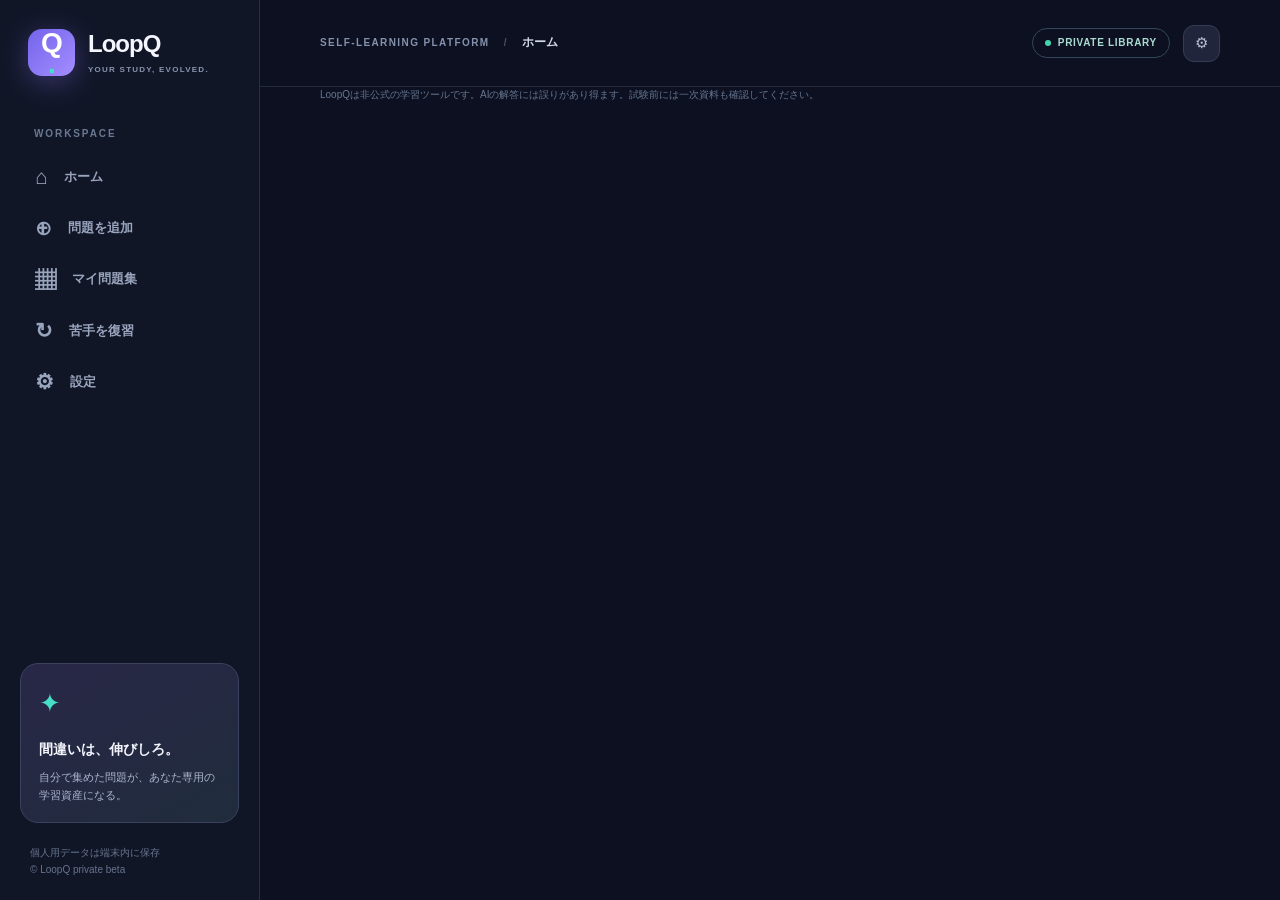
<file: index.html>
<!doctype html>
<html lang="ja">
<head>
<meta charset="utf-8"><meta name="viewport" content="width=device-width,initial-scale=1,viewport-fit=cover">
<meta name="theme-color" content="#101323"><meta name="description" content="間違えた問題を撮って、自分だけの復習問題集を育てる。資格を選ばない学習アプリ LoopQ。">
<link rel="manifest" href="./manifest.webmanifest"><link rel="icon" href="./icon.svg" type="image/svg+xml"><link rel="stylesheet" href="./style.css">
<title>LoopQ — 間違いが、次の正解になる。</title>
</head>
<body>
<div class="layout">
<aside class="sidebar">
<a href="#home" class="logo" aria-label="LoopQ ホーム"><span class="logo-mark">Q<span>·</span></span><span>LoopQ<small>YOUR STUDY, EVOLVED.</small></span></a>
<div class="sidebar-label">WORKSPACE</div>
<nav class="side-nav" aria-label="メインメニュー"><button data-nav="home" type="button"><span>⌂</span>ホーム</button><button data-nav="capture" type="button"><span>⊕</span>問題を追加</button><button data-nav="library" type="button"><span>▦</span>マイ問題集</button><button data-nav="review" type="button"><span>↻</span>苦手を復習</button><button data-nav="settings" type="button"><span>⚙</span>設定</button></nav>
<div class="side-note"><span class="side-note-orb">✦</span><strong>間違いは、伸びしろ。</strong><p>自分で集めた問題が、あなた専用の学習資産になる。</p></div>
<div class="side-foot">個人用データは端末内に保存<br>© LoopQ private beta</div>
</aside>
<div class="mainwrap"><header class="topbar"><div class="breadcrumb">SELF-LEARNING PLATFORM <span>/</span> <strong id="crumb">ホーム</strong></div><div class="top-actions"><span class="private-tag"><span class="live-dot"></span>PRIVATE LIBRARY</span><button id="top-settings" type="button" class="iconbutton" title="設定">⚙</button></div></header>
<main id="app" aria-live="polite"></main>
<footer class="footer">LoopQは非公式の学習ツールです。AIの解答には誤りがあり得ます。試験前には一次資料も確認してください。</footer>
</div></div>
<nav class="mobile-nav" aria-label="スマートフォン用メニュー"><button data-nav="home" type="button"><span>⌂</span>ホーム</button><button data-nav="capture" type="button"><span>⊕</span>追加</button><button data-nav="library" type="button"><span>▦</span>問題集</button><button data-nav="review" type="button"><span>↻</span>復習</button><button data-nav="settings" type="button"><span>⚙</span>設定</button></nav>
<div id="toast" role="status" class="toast" aria-live="polite"></div>
<script src="./safety.js" defer></script>
<script src="./app.js" defer></script>
</body></html>
</file>
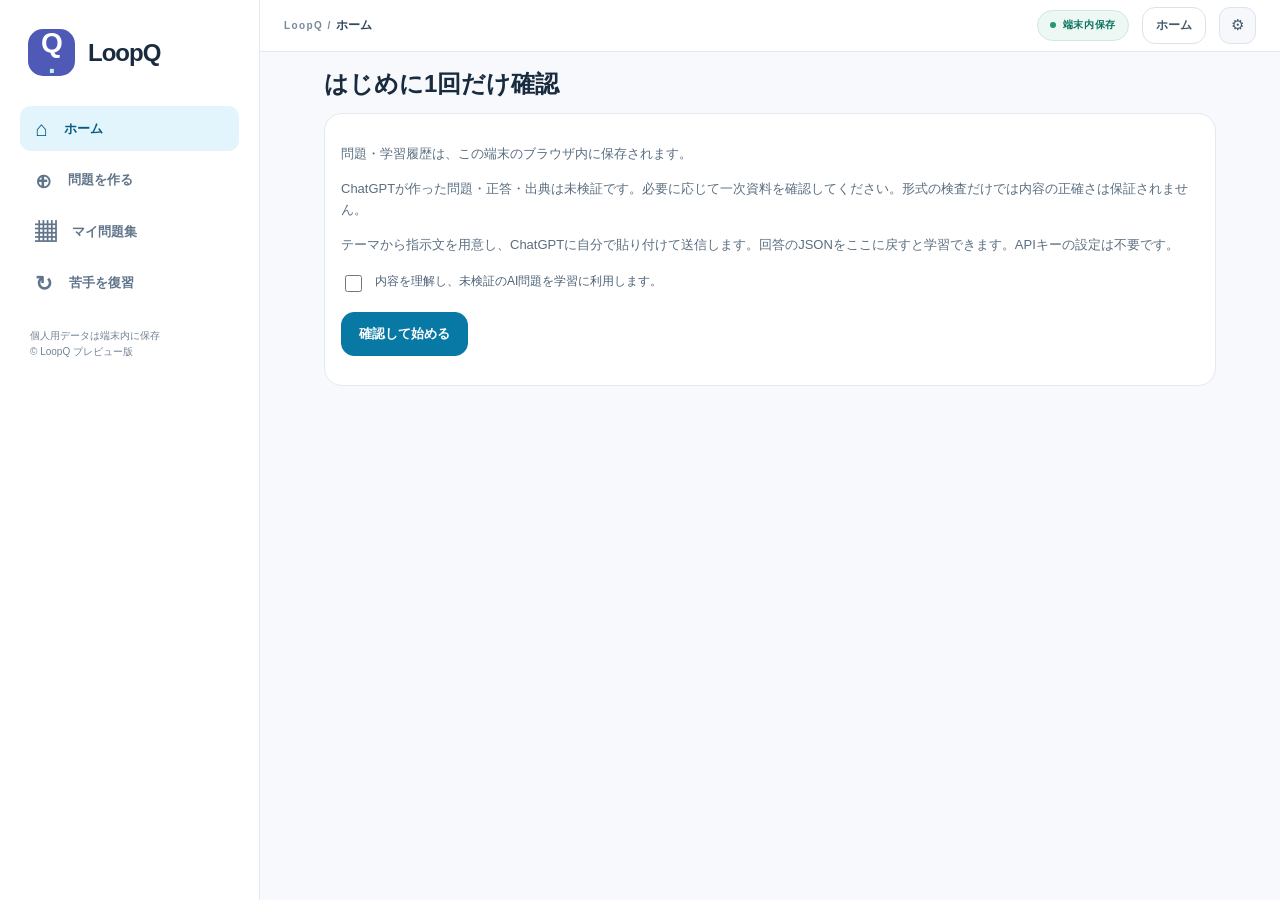
<file: loopq/index.html>
<!doctype html>
<html lang="ja">
<head>
<meta charset="utf-8"><meta name="viewport" content="width=device-width,initial-scale=1,viewport-fit=cover">
<meta name="theme-color" content="#101323"><meta name="description" content="テーマから問題を作り、JSONを貼り付けて復習する学習アプリ。">
<link rel="manifest" href="./manifest.webmanifest"><link rel="icon" href="./icon.svg" type="image/svg+xml"><link rel="stylesheet" href="./style.css?v=20261018-stepper-v2"><link rel="stylesheet" href="./bright.css?v=20261018-stepper-v2">
<link rel="stylesheet" href="./topic-entry.css?v=20261018-stepper-v2">
<title>LoopQ</title>
</head>
<body>
<div class="layout">
<aside class="sidebar">
<a href="#home" class="logo" aria-label="LoopQ ホーム"><span class="logo-mark">Q<span>·</span></span><span>LoopQ</span></a>

<nav class="side-nav" aria-label="メインメニュー"><button data-nav="home" type="button"><span>⌂</span>ホーム</button><button data-nav="text" type="button"><span>⊕</span>問題を作る</button><button data-nav="library" type="button"><span>▦</span>マイ問題集</button><button data-nav="review" type="button"><span>↻</span>苦手を復習</button></nav>

<div class="side-foot">個人用データは端末内に保存<br>© LoopQ プレビュー版</div>
</aside>
<div class="mainwrap"><header class="topbar"><div class="breadcrumb">LoopQ / <strong id="crumb">ホーム</strong></div><div class="top-actions"><span class="private-tag"><span class="live-dot"></span>端末内保存</span><button id="top-home" type="button" class="btn ghost sm">ホーム</button><button id="top-settings" type="button" class="iconbutton" title="設定">⚙</button></div></header>
<main id="app" aria-live="polite"></main>

</div></div>
<nav class="mobile-nav" aria-label="スマートフォン用メニュー"><button data-nav="home" type="button"><span>⌂</span>ホーム</button><button data-nav="text" type="button"><span>⊕</span>作る</button><button data-nav="library" type="button"><span>▦</span>問題集</button><button data-nav="review" type="button"><span>↻</span>復習</button></nav>
<div id="toast" role="status" class="toast" aria-live="polite"></div>
<script src="./safety.js?v=20261018-stepper-v2" defer></script>
<script src="./backup.js?v=20261018-stepper-v2" defer></script>
<script src="./pasted-json.js?v=20261018-stepper-v2" defer></script>
<script src="./original-import.js?v=20261018-stepper-v2" defer></script>
<script src="./topic-entry.js?v=20261018-stepper-v2" defer></script>
<script src="./quiz-progress.js?v=20261018-stepper-v2" defer></script>
<script src="./app.js?v=20261018-stepper-v2" defer></script>
</body></html>
</file>
<file: style.css>
:root{color-scheme:dark;--bg:#0c1020;--panel:#151a2c;--panel2:#1b2238;--border:#30384d;--text:#f5f6fd;--muted:#a8b0c8;--lav:#9889ff;--cyan:#47dec7;--rose:#ff879c;--green:#46d2a7;--shadow:0 20px 70px #03051462}*{box-sizing:border-box}html{scroll-behavior:smooth}body{margin:0;background:var(--bg);color:var(--text);font:15px/1.65 -apple-system,BlinkMacSystemFont,'Noto Sans JP','Hiragino Kaku Gothic ProN',Meiryo,sans-serif;-webkit-font-smoothing:antialiased}button,input,select,textarea{font:inherit}button{cursor:pointer}a{color:inherit}button:focus-visible,input:focus-visible,textarea:focus-visible,select:focus-visible{outline:2px solid var(--lav);outline-offset:3px}.layout{display:grid;grid-template-columns:260px minmax(0,1fr);min-height:100vh}.sidebar{position:sticky;top:0;height:100vh;padding:27px 20px 22px;background:#111627;border-right:1px solid #262e44;display:flex;flex-direction:column}.logo{display:flex;align-items:center;gap:13px;text-decoration:none;padding:2px 8px 30px;font-weight:850;font-size:24px;letter-spacing:-1px;line-height:1}.logo small{display:block;color:#8895af;letter-spacing:1.25px;font-size:8px;margin-top:10px;font-weight:850}.logo-mark{display:grid;place-items:center;width:47px;height:47px;background:linear-gradient(135deg,#7464eb,#a38dff);border-radius:14px;color:white;font-size:28px;box-shadow:0 6px 28px #8e79ff54}.logo-mark span{color:var(--cyan)}.sidebar-label{margin:20px 14px 11px;font-size:10px;color:#697992;font-weight:800;letter-spacing:1.9px}.side-nav{display:grid;gap:6px}.side-nav button,.mobile-nav button{border:none;background:transparent;color:#99a5bd;border-radius:11px;display:flex;gap:16px;align-items:center;font-size:13px;font-weight:700;padding:12px 15px;text-align:left}.side-nav button span{font-size:21px;line-height:1}.side-nav button.active,.side-nav button:hover{background:#262846;color:#d4d0ff}.side-nav button.active{box-shadow:inset 3px 0 var(--lav)}.side-note{margin-top:auto;border:1px solid #3b4260;background:linear-gradient(150deg,#282747,#202c3c);border-radius:18px;padding:18px;position:relative;overflow:hidden}.side-note-orb{display:block;color:var(--cyan);font-size:26px;margin-bottom:12px}.side-note strong{font-size:14px}.side-note p{font-size:11px;color:#aab6ce;margin:6px 0 0}.side-foot{font-size:10px;color:#66748e;padding:22px 10px 0}.mainwrap{min-width:0}.topbar{height:87px;border-bottom:1px solid #242b3d;display:flex;justify-content:space-between;align-items:center;padding:0 clamp(20px,5vw,60px);gap:15px}.breadcrumb{font-size:10px;color:#8492ad;letter-spacing:1.4px;font-weight:850}.breadcrumb span{margin:0 10px;color:#48526b}.breadcrumb strong{color:#d1d7e8;font-size:12px;letter-spacing:0}.top-actions{display:flex;align-items:center;gap:13px}.private-tag{border:1px solid #32485a;border-radius:30px;padding:6px 12px;color:#aadbd1;font-size:10px;letter-spacing:.7px;font-weight:800;white-space:nowrap}.live-dot{display:inline-block;width:6px;height:6px;background:#43d6ad;border-radius:50%;margin-right:7px}.iconbutton{width:37px;height:37px;display:grid;place-items:center;background:#20253b;border:1px solid #353d56;border-radius:11px;color:#b6bed4}.content{max-width:1170px;margin:auto;padding:41px clamp(20px,5vw,60px) 85px}.eyebrow{text-transform:uppercase;color:var(--cyan);font-weight:850;font-size:10px;letter-spacing:2px;margin:0 0 11px}.headline{font-size:clamp(27px,3.8vw,43px);letter-spacing:-1.7px;line-height:1.3;margin:0;font-weight:850}.highlight{background:linear-gradient(90deg,#b8b2ff,var(--cyan));-webkit-background-clip:text;background-clip:text;color:transparent}.subhead{color:var(--muted);font-size:14px;margin:13px 0 25px;max-width:700px}.hero{background:radial-gradient(circle at 91% 22%,#6670e42d,transparent 35%),radial-gradient(circle at 70% 98%,#3fc9b016,transparent 42%),linear-gradient(120deg,#20243c,#171d32 80%);border:1px solid #353c58;border-radius:24px;padding:clamp(25px,4vw,46px);display:grid;grid-template-columns:1fr auto;gap:32px;align-items:center;overflow:hidden;box-shadow:var(--shadow)}.hero h1{font-size:clamp(28px,3.9vw,44px);letter-spacing:-1.7px;line-height:1.4;margin:0 0 15px}.hero p{color:#b8c2d8;max-width:480px;margin:0 0 25px}.hero-art{width:195px;height:195px;border-radius:38px;background:linear-gradient(145deg,#5e5ce4,#262d53);display:grid;place-items:center;border:1px solid #7772e28a;transform:rotate(-10deg);box-shadow:15px 24px 0 #131b35,0 22px 75px #5c62db60}.hero-art span{font-size:96px;font-weight:900;line-height:1;color:#fff;transform:rotate(10deg)}.hero-art i{font-style:normal;color:var(--cyan)}.btn{border:1px solid #49506b;border-radius:13px;background:#252b40;color:#e8ecfa;min-height:45px;display:inline-flex;justify-content:center;align-items:center;gap:9px;padding:10px 17px;font-weight:800;font-size:13px;white-space:nowrap;text-decoration:none;transition:transform .16s,background .16s}.btn:hover{transform:translateY(-1px);background:#313a53}.btn.primary{background:linear-gradient(110deg,#776bff,#9c80ff);border-color:#a49aff;color:#fff;box-shadow:0 9px 22px #7463fa35}.btn.teal{background:#163a3a;color:#8ae9d8;border-color:#2b6b63}.btn.ghost{background:transparent;border-color:#414861}.btn.danger{color:#ffa8b3;border-color:#643b4a;background:#39232f}.btn:disabled{cursor:not-allowed;opacity:.5;transform:none}.btn.sm{font-size:12px;min-height:37px;padding:7px 13px}.button-group{display:flex;gap:10px;flex-wrap:wrap}.section-title{display:flex;align-items:end;justify-content:space-between;gap:16px;margin:34px 0 15px}.section-title h2{margin:0;font-size:18px;letter-spacing:-.4px}.section-title p{margin:3px 0 0;color:var(--muted);font-size:12px}.stats-grid{display:grid;grid-template-columns:repeat(3,minmax(0,1fr));gap:14px;margin-top:23px}.stat{border:1px solid var(--border);background:var(--panel);border-radius:18px;padding:22px}.stat small{font-size:11px;color:#aab6c9;display:block;margin-bottom:9px}.stat b{font-size:31px;letter-spacing:-1.3px}.stat em{color:#6d7c98;font-style:normal;font-size:12px;margin-left:5px}.grid-2{display:grid;grid-template-columns:1.4fr 1fr;gap:17px}.card{border:1px solid var(--border);background:var(--panel);border-radius:18px;padding:24px;min-width:0}.card h3{font-size:16px;margin:0 0 10px}.card p{font-size:13px;color:#aab5ce}.card-header{display:flex;align-items:start;justify-content:space-between;gap:12px;margin-bottom:15px}.tag{display:inline-flex;align-items:center;border-radius:40px;border:1px solid #45476b;background:#2d2c4c;color:#bcb3ff;font-weight:750;font-size:10px;padding:5px 10px}.tag.teal{background:#163e39;color:#79e8d3;border-color:#316a5b}.tag.muted{background:#202738;color:#a7b0c4;border-color:#3c455c}.tag.rose{background:#432938;color:#ffacc1;border-color:#684557}.progressbar{height:7px;background:#2e354b;border-radius:20px;overflow:hidden}.progressbar span{display:block;height:100%;background:linear-gradient(90deg,#8c7aff,#57d9cd);border-radius:20px;transition:width .2s}.empty{padding:30px 22px;border:1px dashed #4a516e;text-align:center;border-radius:16px;background:linear-gradient(145deg,#1c2035,#151b2c)}.empty-orb{width:63px;height:63px;margin:auto auto 15px;background:#36315d;border-radius:20px;display:grid;place-items:center;color:#c1b5ff;font-size:29px}.empty strong{font-size:16px;display:block}.empty p{font-size:12px;max-width:360px;margin:8px auto 18px}.list-row{display:flex;align-items:center;gap:13px;padding:14px 0;border-bottom:1px solid #30384b}.list-row:last-child{border-bottom:0}.list-row .list-icon{background:#282943;border:1px solid #3e4263;color:#b9afff;width:45px;height:45px;border-radius:12px;display:grid;place-items:center;font-size:21px;flex:none}.list-row .list-text{flex:1;min-width:0}.list-row .list-text strong{font-size:13px;display:block;overflow:hidden;text-overflow:ellipsis;white-space:nowrap}.list-row .list-text small{font-size:11px;color:var(--muted)}.list-row .list-actions{display:flex;gap:6px;flex-wrap:wrap}.field{display:grid;gap:7px;margin:0 0 16px}.field label,.field .fieldlabel{font-size:12px;font-weight:800;color:#d3d9ee}.field input,.field select,.field textarea{width:100%;border:1px solid #444b67;background:#0f1728;color:#f0f3fa;border-radius:12px;padding:12px 14px;min-height:45px;outline:none}.field textarea{resize:vertical;min-height:100px}.field input:focus,.field textarea:focus,.field select:focus{border-color:#9e8cff}.field small{font-size:11px;color:#8e9cb7}.form-grid{display:grid;grid-template-columns:1fr 1fr;gap:0 14px}.drop{border:1.5px dashed #626287;border-radius:18px;min-height:218px;padding:25px;background:#1a213a;display:grid;place-items:center;gap:7px;text-align:center;cursor:pointer;transition:border .2s,background .2s}.drop:hover,.drop.over{background:#232b49;border-color:#a99bff}.drop-icon{width:58px;height:58px;border-radius:16px;background:#38315e;color:#c0b4ff;display:grid;place-items:center;font-size:30px;margin:auto}.drop strong{font-size:14px}.drop small{font-size:11px;color:var(--muted)}.photo-preview{max-height:260px;object-fit:contain;max-width:100%;border-radius:14px;margin:auto;display:block}.photo-thumb{width:78px;height:67px;object-fit:cover;border-radius:12px;border:1px solid #404862;flex-shrink:0}.exam-chip{font-size:10px;color:#8bdfcf;font-weight:850;letter-spacing:.5px}.inline-note{font-size:12px;color:#aeb9ce;border-left:3px solid var(--lav);background:#242940;padding:11px 14px;border-radius:0 10px 10px 0;margin:15px 0}.notice{background:#28283e;border:1px solid #57516e;border-radius:14px;padding:13px 15px;color:#c3c8dc;font-size:12px;line-height:1.7}.notice strong{color:#f0eeff}.notice.ok{border-color:#31685a;background:#15312f;color:#a8ead9}.notice.warn{border-color:#755a39;background:#342c24;color:#e6cd9c}.filterbar{display:flex;gap:8px;overflow:auto;padding:3px 0 18px}.pill{padding:8px 15px;border:1px solid #444c67;background:transparent;color:#aeb6c9;font-size:12px;font-weight:750;border-radius:40px;white-space:nowrap}.pill.active{background:#7165d2;color:white;border-color:#8c7ef6}.source-grid{display:grid;grid-template-columns:repeat(2,minmax(0,1fr));gap:14px}.source-card{border:1px solid #383f57;background:#171e30;border-radius:17px;padding:17px;min-width:0;display:flex;flex-direction:column;gap:13px}.source-card .source-top{display:flex;gap:12px;align-items:center}.source-card h3{font-size:14px;line-height:1.5;margin:5px 0 0;word-break:break-word}.source-card p{font-size:11px;color:#a6b3cc;margin:0}.source-card .source-bottom{display:flex;align-items:center;justify-content:space-between;gap:10px;border-top:1px solid #343b52;padding-top:13px;flex-wrap:wrap}.source-card .source-buttons{display:flex;gap:7px;flex-wrap:wrap}.quiz-shell{max-width:780px}.quiz-head{display:flex;justify-content:space-between;gap:12px;align-items:center;margin-bottom:14px}.question{font-size:clamp(18px,2.4vw,23px);line-height:1.8;font-weight:750;white-space:pre-wrap;margin:0 0 26px}.answer-grid{display:grid;grid-template-columns:1fr 1fr;gap:12px}.answer-choice{border:1px solid #4b5473;border-radius:17px;background:#202a40;color:#f1f3fc;padding:23px 16px;font-size:19px;font-weight:850;min-height:86px}.answer-choice:hover{background:#323858;border-color:#8580cb}.answer-choice.chosen{border-color:#b3a2ff;background:#34305c}.answer-choice.correct{background:#163b36;border-color:#48cda8}.answer-choice.wrong{background:#4e2939;border-color:#e57e98}.explanation{border:1px solid #374862;background:#202943;border-radius:15px;padding:19px;margin-top:19px}.explanation strong{color:#bfb3ff}.explanation p{font-size:13px;line-height:1.8;color:#d0d8e8}.crumb-small{font-size:12px;color:#a9b1c8}.toggle-line{display:flex;align-items:start;gap:10px;font-size:12px;color:#c2cde0;margin:17px 0}.toggle-line input{accent-color:#9182ff;width:17px;height:17px;margin-top:3px}.details{margin-top:8px;border:1px solid #323b54;border-radius:13px;padding:11px 13px}.details summary{cursor:pointer;font-size:12px;font-weight:800}.details p{margin:12px 0 0;font-size:12px}.review-empty{margin-top:23px}.toast{position:fixed;z-index:1000;bottom:100px;right:20px;min-width:210px;max-width:min(90vw,440px);background:#252d46;border:1px solid #6c6795;color:#f2f2fa;box-shadow:var(--shadow);padding:12px 17px;border-radius:12px;opacity:0;transform:translateY(12px);transition:.18s;pointer-events:none;font-size:12px}.toast.visible{opacity:1;transform:translateY(0)}.footer{font-size:10px;color:#667692;max-width:1050px;margin:0 auto;padding:0 60px 32px}.mobile-nav{display:none}.smalltext{font-size:12px;color:var(--muted)}.text-right{text-align:right}.spaced{margin-top:20px}.divider{border:0;border-top:1px solid #30384b;margin:20px 0}.modal-shade{position:fixed;inset:0;background:#020611d1;display:grid;place-items:center;z-index:1000;padding:22px}.modal-box{background:#1d243a;border:1px solid #495174;border-radius:21px;padding:24px;max-width:600px;width:100%;max-height:90vh;overflow:auto}.modal-box img{width:100%;max-height:430px;object-fit:contain;border-radius:10px}.skeleton{padding:40px}.countdown{font-variant-numeric:tabular-nums;color:#d3caff}
@media (max-width:1070px){.layout{grid-template-columns:225px minmax(0,1fr)}.sidebar{padding-inline:13px}.hero-art{width:130px;height:130px;border-radius:28px}.hero-art span{font-size:70px}}
@media (max-width:760px){.layout{display:block}.sidebar{display:none}.topbar{height:63px;padding:0 19px}.breadcrumb{font-size:9px}.top-actions .private-tag{font-size:8px;padding:5px 9px}.content{padding:25px 17px 130px}.hero{grid-template-columns:1fr;padding:24px;border-radius:20px}.hero-art{display:none}.hero h1{font-size:28px}.stats-grid{gap:9px}.stat{padding:13px;border-radius:13px}.stat b{font-size:24px}.grid-2,.source-grid{grid-template-columns:1fr}.card{padding:19px;border-radius:17px}.form-grid{grid-template-columns:1fr}.mobile-nav{display:grid;grid-template-columns:repeat(5,1fr);position:fixed;bottom:0;left:0;right:0;z-index:100;background:#151b2af2;border-top:1px solid #40445f;backdrop-filter:blur(14px);padding:7px 4px calc(7px + env(safe-area-inset-bottom))}.mobile-nav button{display:grid;place-items:center;gap:0;border-radius:9px;padding:5px 0;font-size:9px;letter-spacing:-.5px}.mobile-nav button span{font-size:23px;line-height:1.35}.mobile-nav button.active{color:#c5b8ff;background:#302a4f}.footer{padding:0 19px 110px}.answer-choice{min-height:75px;padding:18px 12px}.list-row .list-actions{gap:5px}.list-row .list-actions .btn{padding:7px 10px}.toast{bottom:90px;right:12px;left:12px}.source-card{padding:15px}}
@media (prefers-reduced-motion:reduce){*,*:before,*:after{scroll-behavior:auto!important;transition:none!important}}
</file>
<file: loopq/style.css>
:root{color-scheme:dark;--bg:#0c1020;--panel:#151a2c;--panel2:#1b2238;--border:#30384d;--text:#f5f6fd;--muted:#a8b0c8;--lav:#9889ff;--cyan:#47dec7;--rose:#ff879c;--green:#46d2a7;--shadow:0 20px 70px #03051462}*{box-sizing:border-box}html{scroll-behavior:smooth}body{margin:0;background:var(--bg);color:var(--text);font:15px/1.65 -apple-system,BlinkMacSystemFont,'Noto Sans JP','Hiragino Kaku Gothic ProN',Meiryo,sans-serif;-webkit-font-smoothing:antialiased}button,input,select,textarea{font:inherit}button{cursor:pointer}a{color:inherit}button:focus-visible,input:focus-visible,textarea:focus-visible,select:focus-visible{outline:2px solid var(--lav);outline-offset:3px}.layout{display:grid;grid-template-columns:260px minmax(0,1fr);min-height:100vh}.sidebar{position:sticky;top:0;height:100vh;padding:27px 20px 22px;background:#111627;border-right:1px solid #262e44;display:flex;flex-direction:column}.logo{display:flex;align-items:center;gap:13px;text-decoration:none;padding:2px 8px 30px;font-weight:850;font-size:24px;letter-spacing:-1px;line-height:1}.logo small{display:block;color:#8895af;letter-spacing:1.25px;font-size:8px;margin-top:10px;font-weight:850}.logo-mark{display:grid;place-items:center;width:47px;height:47px;background:linear-gradient(135deg,#7464eb,#a38dff);border-radius:14px;color:white;font-size:28px;box-shadow:0 6px 28px #8e79ff54}.logo-mark span{color:var(--cyan)}.sidebar-label{margin:20px 14px 11px;font-size:10px;color:#697992;font-weight:800;letter-spacing:1.9px}.side-nav{display:grid;gap:6px}.side-nav button,.mobile-nav button{border:none;background:transparent;color:#99a5bd;border-radius:11px;display:flex;gap:16px;align-items:center;font-size:13px;font-weight:700;padding:12px 15px;text-align:left}.side-nav button span{font-size:21px;line-height:1}.side-nav button.active,.side-nav button:hover{background:#262846;color:#d4d0ff}.side-nav button.active{box-shadow:inset 3px 0 var(--lav)}.side-note{margin-top:auto;border:1px solid #3b4260;background:linear-gradient(150deg,#282747,#202c3c);border-radius:18px;padding:18px;position:relative;overflow:hidden}.side-note-orb{display:block;color:var(--cyan);font-size:26px;margin-bottom:12px}.side-note strong{font-size:14px}.side-note p{font-size:11px;color:#aab6ce;margin:6px 0 0}.side-foot{font-size:10px;color:#66748e;padding:22px 10px 0}.mainwrap{min-width:0}.topbar{height:87px;border-bottom:1px solid #242b3d;display:flex;justify-content:space-between;align-items:center;padding:0 clamp(20px,5vw,60px);gap:15px}.breadcrumb{font-size:10px;color:#8492ad;letter-spacing:1.4px;font-weight:850}.breadcrumb span{margin:0 10px;color:#48526b}.breadcrumb strong{color:#d1d7e8;font-size:12px;letter-spacing:0}.top-actions{display:flex;align-items:center;gap:13px}.private-tag{border:1px solid #32485a;border-radius:30px;padding:6px 12px;color:#aadbd1;font-size:10px;letter-spacing:.7px;font-weight:800;white-space:nowrap}.live-dot{display:inline-block;width:6px;height:6px;background:#43d6ad;border-radius:50%;margin-right:7px}.iconbutton{width:37px;height:37px;display:grid;place-items:center;background:#20253b;border:1px solid #353d56;border-radius:11px;color:#b6bed4}.content{max-width:1170px;margin:auto;padding:41px clamp(20px,5vw,60px) 85px}.eyebrow{text-transform:uppercase;color:var(--cyan);font-weight:850;font-size:10px;letter-spacing:2px;margin:0 0 11px}.headline{font-size:clamp(27px,3.8vw,43px);letter-spacing:-1.7px;line-height:1.3;margin:0;font-weight:850}.highlight{background:linear-gradient(90deg,#b8b2ff,var(--cyan));-webkit-background-clip:text;background-clip:text;color:transparent}.subhead{color:var(--muted);font-size:14px;margin:13px 0 25px;max-width:700px}.hero{background:radial-gradient(circle at 91% 22%,#6670e42d,transparent 35%),radial-gradient(circle at 70% 98%,#3fc9b016,transparent 42%),linear-gradient(120deg,#20243c,#171d32 80%);border:1px solid #353c58;border-radius:24px;padding:clamp(25px,4vw,46px);display:grid;grid-template-columns:1fr auto;gap:32px;align-items:center;overflow:hidden;box-shadow:var(--shadow)}.hero h1{font-size:clamp(28px,3.9vw,44px);letter-spacing:-1.7px;line-height:1.4;margin:0 0 15px}.hero p{color:#b8c2d8;max-width:480px;margin:0 0 25px}.hero-art{width:195px;height:195px;border-radius:38px;background:linear-gradient(145deg,#5e5ce4,#262d53);display:grid;place-items:center;border:1px solid #7772e28a;transform:rotate(-10deg);box-shadow:15px 24px 0 #131b35,0 22px 75px #5c62db60}.hero-art span{font-size:96px;font-weight:900;line-height:1;color:#fff;transform:rotate(10deg)}.hero-art i{font-style:normal;color:var(--cyan)}.btn{border:1px solid #49506b;border-radius:13px;background:#252b40;color:#e8ecfa;min-height:45px;display:inline-flex;justify-content:center;align-items:center;gap:9px;padding:10px 17px;font-weight:800;font-size:13px;white-space:nowrap;text-decoration:none;transition:transform .16s,background .16s}.btn:hover{transform:translateY(-1px);background:#313a53}.btn.primary{background:linear-gradient(110deg,#776bff,#9c80ff);border-color:#a49aff;color:#fff;box-shadow:0 9px 22px #7463fa35}.btn.teal{background:#163a3a;color:#8ae9d8;border-color:#2b6b63}.btn.ghost{background:transparent;border-color:#414861}.btn.danger{color:#ffa8b3;border-color:#643b4a;background:#39232f}.btn:disabled{cursor:not-allowed;opacity:.5;transform:none}.btn.sm{font-size:12px;min-height:37px;padding:7px 13px}.button-group{display:flex;gap:10px;flex-wrap:wrap}.section-title{display:flex;align-items:end;justify-content:space-between;gap:16px;margin:34px 0 15px}.section-title h2{margin:0;font-size:18px;letter-spacing:-.4px}.section-title p{margin:3px 0 0;color:var(--muted);font-size:12px}.stats-grid{display:grid;grid-template-columns:repeat(3,minmax(0,1fr));gap:14px;margin-top:23px}.stat{border:1px solid var(--border);background:var(--panel);border-radius:18px;padding:22px}.stat small{font-size:11px;color:#aab6c9;display:block;margin-bottom:9px}.stat b{font-size:31px;letter-spacing:-1.3px}.stat em{color:#6d7c98;font-style:normal;font-size:12px;margin-left:5px}.grid-2{display:grid;grid-template-columns:1.4fr 1fr;gap:17px}.card{border:1px solid var(--border);background:var(--panel);border-radius:18px;padding:24px;min-width:0}.card h3{font-size:16px;margin:0 0 10px}.card p{font-size:13px;color:#aab5ce}.card-header{display:flex;align-items:start;justify-content:space-between;gap:12px;margin-bottom:15px}.tag{display:inline-flex;align-items:center;border-radius:40px;border:1px solid #45476b;background:#2d2c4c;color:#bcb3ff;font-weight:750;font-size:10px;padding:5px 10px}.tag.teal{background:#163e39;color:#79e8d3;border-color:#316a5b}.tag.muted{background:#202738;color:#a7b0c4;border-color:#3c455c}.tag.rose{background:#432938;color:#ffacc1;border-color:#684557}.progressbar{height:7px;background:#2e354b;border-radius:20px;overflow:hidden}.progressbar span{display:block;height:100%;background:linear-gradient(90deg,#8c7aff,#57d9cd);border-radius:20px;transition:width .2s}.empty{padding:30px 22px;border:1px dashed #4a516e;text-align:center;border-radius:16px;background:linear-gradient(145deg,#1c2035,#151b2c)}.empty-orb{width:63px;height:63px;margin:auto auto 15px;background:#36315d;border-radius:20px;display:grid;place-items:center;color:#c1b5ff;font-size:29px}.empty strong{font-size:16px;display:block}.empty p{font-size:12px;max-width:360px;margin:8px auto 18px}.list-row{display:flex;align-items:center;gap:13px;padding:14px 0;border-bottom:1px solid #30384b}.list-row:last-child{border-bottom:0}.list-row .list-icon{background:#282943;border:1px solid #3e4263;color:#b9afff;width:45px;height:45px;border-radius:12px;display:grid;place-items:center;font-size:21px;flex:none}.list-row .list-text{flex:1;min-width:0}.list-row .list-text strong{font-size:13px;display:block;overflow:hidden;text-overflow:ellipsis;white-space:nowrap}.list-row .list-text small{font-size:11px;color:var(--muted)}.list-row .list-actions{display:flex;gap:6px;flex-wrap:wrap}.field{display:grid;gap:7px;margin:0 0 16px}.field label,.field .fieldlabel{font-size:12px;font-weight:800;color:#d3d9ee}.field input,.field select,.field textarea{width:100%;border:1px solid #444b67;background:#0f1728;color:#f0f3fa;border-radius:12px;padding:12px 14px;min-height:45px;outline:none}.field textarea{resize:vertical;min-height:100px}.field input:focus,.field textarea:focus,.field select:focus{border-color:#9e8cff}.field small{font-size:11px;color:#8e9cb7}.form-grid{display:grid;grid-template-columns:1fr 1fr;gap:0 14px}.drop{border:1.5px dashed #626287;border-radius:18px;min-height:218px;padding:25px;background:#1a213a;display:grid;place-items:center;gap:7px;text-align:center;cursor:pointer;transition:border .2s,background .2s}.drop:hover,.drop.over{background:#232b49;border-color:#a99bff}.drop-icon{width:58px;height:58px;border-radius:16px;background:#38315e;color:#c0b4ff;display:grid;place-items:center;font-size:30px;margin:auto}.drop strong{font-size:14px}.drop small{font-size:11px;color:var(--muted)}.photo-preview{max-height:260px;object-fit:contain;max-width:100%;border-radius:14px;margin:auto;display:block}.photo-thumb{width:78px;height:67px;object-fit:cover;border-radius:12px;border:1px solid #404862;flex-shrink:0}.exam-chip{font-size:10px;color:#8bdfcf;font-weight:850;letter-spacing:.5px}.inline-note{font-size:12px;color:#aeb9ce;border-left:3px solid var(--lav);background:#242940;padding:11px 14px;border-radius:0 10px 10px 0;margin:15px 0}.notice{background:#28283e;border:1px solid #57516e;border-radius:14px;padding:13px 15px;color:#c3c8dc;font-size:12px;line-height:1.7}.notice strong{color:#f0eeff}.notice.ok{border-color:#31685a;background:#15312f;color:#a8ead9}.notice.warn{border-color:#755a39;background:#342c24;color:#e6cd9c}.filterbar{display:flex;gap:8px;overflow:auto;padding:3px 0 18px}.pill{padding:8px 15px;border:1px solid #444c67;background:transparent;color:#aeb6c9;font-size:12px;font-weight:750;border-radius:40px;white-space:nowrap}.pill.active{background:#7165d2;color:white;border-color:#8c7ef6}.source-grid{display:grid;grid-template-columns:repeat(2,minmax(0,1fr));gap:14px}.source-card{border:1px solid #383f57;background:#171e30;border-radius:17px;padding:17px;min-width:0;display:flex;flex-direction:column;gap:13px}.source-card .source-top{display:flex;gap:12px;align-items:center}.source-card h3{font-size:14px;line-height:1.5;margin:5px 0 0;word-break:break-word}.source-card p{font-size:11px;color:#a6b3cc;margin:0}.source-card .source-bottom{display:flex;align-items:center;justify-content:space-between;gap:10px;border-top:1px solid #343b52;padding-top:13px;flex-wrap:wrap}.source-card .source-buttons{display:flex;gap:7px;flex-wrap:wrap}.quiz-shell{max-width:780px}.quiz-head{display:flex;justify-content:space-between;gap:12px;align-items:center;margin-bottom:14px}.question{font-size:clamp(18px,2.4vw,23px);line-height:1.8;font-weight:750;white-space:pre-wrap;margin:0 0 26px}.answer-grid{display:grid;grid-template-columns:1fr 1fr;gap:12px}.answer-choice{border:1px solid #4b5473;border-radius:17px;background:#202a40;color:#f1f3fc;padding:23px 16px;font-size:19px;font-weight:850;min-height:86px}.answer-choice:hover{background:#323858;border-color:#8580cb}.answer-choice.chosen{border-color:#b3a2ff;background:#34305c}.answer-choice.correct{background:#163b36;border-color:#48cda8}.answer-choice.wrong{background:#4e2939;border-color:#e57e98}.explanation{border:1px solid #374862;background:#202943;border-radius:15px;padding:19px;margin-top:19px}.explanation strong{color:#bfb3ff}.explanation p{font-size:13px;line-height:1.8;color:#d0d8e8}.crumb-small{font-size:12px;color:#a9b1c8}.toggle-line{display:flex;align-items:start;gap:10px;font-size:12px;color:#c2cde0;margin:17px 0}.toggle-line input{accent-color:#9182ff;width:17px;height:17px;margin-top:3px}.details{margin-top:8px;border:1px solid #323b54;border-radius:13px;padding:11px 13px}.details summary{cursor:pointer;font-size:12px;font-weight:800}.details p{margin:12px 0 0;font-size:12px}.review-empty{margin-top:23px}.toast{position:fixed;z-index:1000;bottom:100px;right:20px;min-width:210px;max-width:min(90vw,440px);background:#252d46;border:1px solid #6c6795;color:#f2f2fa;box-shadow:var(--shadow);padding:12px 17px;border-radius:12px;opacity:0;transform:translateY(12px);transition:.18s;pointer-events:none;font-size:12px}.toast.visible{opacity:1;transform:translateY(0)}.footer{font-size:10px;color:#667692;max-width:1050px;margin:0 auto;padding:0 60px 32px}.mobile-nav{display:none}.smalltext{font-size:12px;color:var(--muted)}.text-right{text-align:right}.spaced{margin-top:20px}.divider{border:0;border-top:1px solid #30384b;margin:20px 0}.modal-shade{position:fixed;inset:0;background:#020611d1;display:grid;place-items:center;z-index:1000;padding:22px}.modal-box{background:#1d243a;border:1px solid #495174;border-radius:21px;padding:24px;max-width:600px;width:100%;max-height:90vh;overflow:auto}.modal-box img{width:100%;max-height:430px;object-fit:contain;border-radius:10px}.skeleton{padding:40px}.countdown{font-variant-numeric:tabular-nums;color:#d3caff}
@media (max-width:1070px){.layout{grid-template-columns:225px minmax(0,1fr)}.sidebar{padding-inline:13px}.hero-art{width:130px;height:130px;border-radius:28px}.hero-art span{font-size:70px}}
@media (max-width:760px){.layout{display:block}.sidebar{display:none}.topbar{height:63px;padding:0 19px}.breadcrumb{font-size:9px}.top-actions .private-tag{font-size:8px;padding:5px 9px}.content{padding:25px 17px 130px}.hero{grid-template-columns:1fr;padding:24px;border-radius:20px}.hero-art{display:none}.hero h1{font-size:28px}.stats-grid{gap:9px}.stat{padding:13px;border-radius:13px}.stat b{font-size:24px}.grid-2,.source-grid{grid-template-columns:1fr}.card{padding:19px;border-radius:17px}.form-grid{grid-template-columns:1fr}.mobile-nav{display:grid;grid-template-columns:repeat(5,1fr);position:fixed;bottom:0;left:0;right:0;z-index:100;background:#151b2af2;border-top:1px solid #40445f;backdrop-filter:blur(14px);padding:7px 4px calc(7px + env(safe-area-inset-bottom))}.mobile-nav button{display:grid;place-items:center;gap:0;border-radius:9px;padding:5px 0;font-size:9px;letter-spacing:-.5px}.mobile-nav button span{font-size:23px;line-height:1.35}.mobile-nav button.active{color:#c5b8ff;background:#302a4f}.footer{padding:0 19px 110px}.answer-choice{min-height:75px;padding:18px 12px}.list-row .list-actions{gap:5px}.list-row .list-actions .btn{padding:7px 10px}.toast{bottom:90px;right:12px;left:12px}.source-card{padding:15px}}
@media (prefers-reduced-motion:reduce){*,*:before,*:after{scroll-behavior:auto!important;transition:none!important}}

/* ChatGPT handoff — active only by user's explicit action. */
.handoff-card{margin-top:22px;background:linear-gradient(135deg,#22213e,#171f35);border:1px solid #504a78;border-radius:20px;padding:22px}.handoff-card h3{font-size:20px;margin:0 0 8px}.handoff-card p{color:#b8c4da;font-size:13px}.handoff-card .code-input{background:#0c1225;border:1px solid #555678;color:#e6edff;width:100%;border-radius:13px;padding:14px;resize:vertical;min-height:140px;font-size:12px;line-height:1.7;white-space:pre-wrap;overflow-wrap:anywhere}.handoff-card .notice{margin-top:12px}.handoff-card .field{margin-top:14px}.handoff-card .btn{white-space:normal;text-align:center}
@media(max-width:760px){.handoff-card{padding:16px}.handoff-card .button-group{display:grid;grid-template-columns:1fr}.handoff-card .btn{width:100%}}

/* Clear, numbered manual ChatGPT transfer steps. */
.handoff-step{display:flex;align-items:flex-start;gap:14px;padding:19px 0;border-bottom:1px solid #3d4260}
.handoff-step-main{flex:1;min-width:0}.handoff-step-main>strong{font-size:15px;color:#f2efff}.handoff-step-main>p{margin:7px 0 13px}
.handoff-num{flex:0 0 32px;height:32px;display:grid;place-items:center;border-radius:12px;background:#3e3468;color:#e4dcff;font-weight:850}
.handoff-card .details{margin-top:20px}
@media(max-width:760px){.handoff-step{gap:10px}.handoff-num{flex-basis:28px;height:28px}.handoff-step-main .btn{width:100%;white-space:normal}}
</file>
<file: loopq/bright.css>
/* LoopQ 2026: Accessible light redesign, reduced action density */
:root {color-scheme: light; --bg:#f7f9fc;--panel:#fff;--panel2:#f0f5fa;--border:#e3e9ef;
--text:#192b3e;--muted:#5a6e80;--lav:#524db7;--cyan:#0b8077;--rose:#bd4b6e;--green:#087c62;
--shadow:0 11px 36px rgba(28,52,74,.06)}
body{background:var(--bg);color:var(--text);letter-spacing:0;}
.sidebar{background:#fff;border-right:1px solid var(--border);}
.logo{color:#192b3e}.logo small{color:#708299}.logo-mark{background:#4f59b6;box-shadow:none;border-radius:15px}
.logo-mark span{color:#bef3e6}.sidebar-label,.side-foot{color:#718296}
.side-nav button,.mobile-nav button{color:#61758a}.side-nav button.active,.side-nav button:hover{background:#eaf1ff;color:#33458e;box-shadow:none}.side-nav button.active{box-shadow:inset 3px 0 #6374d4}
.side-note{background:linear-gradient(145deg,#eff3fc,#e9f7f2);border:1px solid #dce7f2;color:#2b4156}.side-note p{color:#5c7083}.side-note-orb{color:#4a70ae}
.topbar{background:#fff;border-bottom:1px solid var(--border)}.breadcrumb{color:#77889a}.breadcrumb span{color:#b1bfcc}.breadcrumb strong{color:#31495d}
.private-tag{background:#edf8f4;border:1px solid #cfe9dd;color:#0a735e}.live-dot{background:#239676}.iconbutton{background:#f6f8fb;border:1px solid #dce4ee;color:#42596c}
.content{max-width:1150px;padding-top:32px}.eyebrow{color:#5266a8;letter-spacing:1.3px}.headline{letter-spacing:-1.4px}.highlight{background:linear-gradient(90deg,#4a5cba,#087d81);-webkit-background-clip:text;background-clip:text;color:transparent}
.hero{background:#fff;border:1px solid #e0e8f2;box-shadow:var(--shadow);position:relative}.hero:before{content:'';position:absolute;width:250px;height:250px;border-radius:50%;background:#e7f5f2;right:-90px;top:-110px;pointer-events:none}.hero h1{color:#1e3146}.hero p{color:#5c7186}.hero-art{background:#e5edff;box-shadow:12px 15px 0 #e3ecf3;border:1px solid #d4dffa}.hero-art span{color:#5066b3}.hero-art i{color:#0b8077}
.btn{background:#fff;color:#34495c;border:1px solid #d7e1ec;box-shadow:none;min-height:44px}
.btn:hover{background:#f0f5fc}.btn.primary{background:#4f5fc2;color:#fff;border-color:#4f5fc2;box-shadow:none}.btn.primary:hover{background:#4352ae}
.btn.teal{background:#edf8f5;color:#087568;border-color:#cde8e0}.btn.ghost{background:#fff;color:#415a6d;border-color:#dae3ea}.btn.danger{background:#fff5f5;color:#b34553;border-color:#f0cdd1}
.card,.stat,.source-card{background:white;border:1px solid var(--border);box-shadow:var(--shadow)}.stat small,.card p,.source-card p{color:var(--muted)}.stat em{color:var(--muted)}
.tag{background:#f0f1ff;border-color:#e3e3ff;color:#565aa4}.tag.teal{background:#e9f8f3;border-color:#d0eae0;color:#087869}.tag.rose{background:#fff0f2;border-color:#f5d7e0;color:#a14566}.tag.muted{background:#f4f7fa;border-color:#e6ebf0;color:#627688}
.progressbar{background:#edf1f5}.progressbar span{background:linear-gradient(90deg,#5b6ac6,#0f9483)}
.empty{background:#fbfcfe;border-color:#d4dfea}.empty-orb{background:#edf0ff;color:#505ab4}.list-row{border-color:#e6ebf0}.list-row .list-icon,.source-card .list-icon{background:#eef2ff;color:#5766b4;border-color:#e1e5f4}.exam-chip{color:#3d65a2}
.field label,.field .fieldlabel{color:#30465a}.field input,.field select,.field textarea,.handoff-card .code-input{background:#fff;color:#21384a;border:1px solid #cfdae5}.field input:focus,.field select:focus,.field textarea:focus{border-color:#6074d0}.field small{color:#5f7285}
.drop{background:#f6f9ff;border:2px dashed #bbcee4}.drop:hover,.drop.over{background:#eef5ff;border-color:#6c82d5}.drop-icon{background:#e6edff;color:#5570b2}.photo-thumb{border-color:#e0e7ef}
.notice{background:#f3f6fb;border:1px solid #dce5f1;color:#4d6175}.notice strong{color:#233e52}.notice.warn{background:#fff9ee;border:1px solid #eddcb9;color:#66532e}.notice.ok{background:#eaf7f1;border-color:#cae8da;color:#2b6554}
.pill{background:#fff;border:1px solid #d8e0eb;color:#4f6178}.pill.active{background:#4e5caa;border-color:#4e5caa;color:#fff}.source-card .source-bottom{border-color:#e7edf3}
.answer-choice{background:#fff;color:#273d51;border-color:#d8e2ec}.answer-choice:hover{background:#f3f6ff;border-color:#6177c7}.answer-choice.chosen{background:#e9eaff;border-color:#6974bb}.answer-choice.correct{background:#e4f7ef;border-color:#50ac8c}.answer-choice.wrong{background:#fff0f0;border-color:#d98191}
.explanation{background:#f4f8fd;border-color:#d7e4f0}.explanation strong{color:#324d99}.explanation p{color:#405970}
.toggle-line{color:#4d6176}.toggle-line input{accent-color:#5367bd}.details{border-color:#dfe7f0}.divider{border-top-color:#e1e8ee}.toast{background:#233d50;border:1px solid #3a596c;color:#fff}.footer{color:#748699}
.handoff-card{background:#fff;border:1px solid #dce4ee;box-shadow:var(--shadow)}.handoff-card h3{color:#21384b}.handoff-card p{color:#53687d}.handoff-step{border-bottom-color:#e5ebf0}.handoff-num{background:#e7ecfd;color:#5364b6}.handoff-step-main>strong{color:#253f53}.handoff-card .code-input{color:#21384a}.modal-shade{background:#18304777}.modal-box{background:#fff;border-color:#dbe4ec}
.ai-local-card{background:linear-gradient(135deg,#f4f7ff,#effbf6);border:1px solid #cbdde9;border-radius:17px;padding:18px;margin:17px 0}.ai-local-card h4{margin:0 0 6px;font-size:16px}.ai-local-card p{color:#4e6478;font-size:12px}.ai-local-card select{background:#fff;border:1px solid #cad6e1;border-radius:10px;padding:10px;max-width:100%;width:100%;color:#243d50}.ai-local-card .smalltext{display:block;margin-top:8px}.ai-local-card .btn{white-space:normal}
.ai-local-card .button-group{margin-top:12px}.ai-local-card[hidden]{display:none}
@media(max-width:760px){.topbar{background:#fff}.content{padding-top:25px}.mobile-nav{background:#fffffff2;border-top:1px solid #dce5ee}.mobile-nav button{color:#5b6d7e}.mobile-nav button.active{background:#e9eeff;color:#4759a3}.hero{padding:26px 21px}.hero h1{font-size:30px}.hero-art{display:none}.stats-grid .stat{padding:15px 12px}.stat small{font-size:10px}.stat b{font-size:26px}.card{padding:20px}.button-group{gap:8px}.source-buttons .btn{padding:8px 11px}}

.manual-fallback{margin-top:14px;border:1px solid #dce7ef;border-radius:14px;background:#fff;padding:12px;}
.manual-fallback>summary{cursor:pointer;color:#52647e;font-weight:750;font-size:13px;padding:6px 5px;}
.manual-fallback .handoff-card{box-shadow:none;border:none;padding:14px 4px;}

/* LoopQ focused learning: fewer competing controls and clear mastery progress */
.loopq-progress{margin-bottom:9px}
.loopq-progress-track{height:9px;background:#e7edf5;border-radius:999px;overflow:hidden;margin:12px 0 7px}
.loopq-progress-track span{display:block;height:100%;background:#247e78;border-radius:999px;transition:width .25s}
@media(max-width:700px){
 .content{padding-top:14px}
 .hero{padding:20px 18px}
 .hero h1{font-size:clamp(26px,7vw,34px);line-height:1.27}
 .hero p{margin-bottom:14px}
 .hero-art{display:none}
 .stats-grid{gap:7px}
 .stats-grid .stat{padding:12px 10px}
 .stats-grid .stat b{font-size:27px}
 .section-title{margin-top:16px}
 .subhead{margin-bottom:14px}
 .button-group{gap:7px}
}



/* Home quick-start: one choice, one tap, no scroll required */
.home-start{padding:10px 0 14px}
.home-start h1{font-size:clamp(25px,5vw,38px);letter-spacing:-.045em;margin:6px 0 3px;color:#20374a}
.home-start-lead{color:#5e7083;margin:0 0 16px;font-size:14px}
.home-actions{display:grid;grid-template-columns:repeat(3,minmax(0,1fr));gap:11px}
.home-action{border:1px solid #d9e5ed;border-radius:15px;background:white;display:flex;align-items:center;gap:10px;padding:17px 14px;color:#283e51;text-align:left;min-width:0;box-shadow:0 5px 18px #162c4110}
.home-action-main{background:#edf4ff;border-color:#b9cbed}
.home-action-icon{font-size:24px;color:#4b65ae;flex:none;min-width:27px}
.home-action>span:nth-child(2){min-width:0;flex:1}
.home-action strong{display:block;font-size:17px;letter-spacing:-.02em}
.home-action small{display:block;font-size:11px;color:#63778a;white-space:normal}
.home-action-arrow{color:#8193a5}
.home-action:disabled{opacity:.43;cursor:not-allowed}
.home-progress-head,.home-progress-summary{display:flex;justify-content:space-between;gap:8px;align-items:center;font-size:13px;color:#516679}
.home-progress-head{margin-top:12px}
.home-progress-head strong{color:#253c51}
.home-progress-summary b{color:#264457}
.home-progress-summary .btn{margin-left:auto}
@media(max-width:750px){
.home-start{padding:2px 0 8px}
.home-start h1{font-size:27px}
.home-start-lead{font-size:12px;margin-bottom:12px}
.home-actions{grid-template-columns:1fr;gap:8px}
.home-action{padding:11px 14px;min-height:68px}
.home-action strong{font-size:17px}
.home-action small{font-size:11px}
.home-progress-head{margin-top:11px}
.home-progress-summary{font-size:12px;flex-wrap:wrap}
}
/* Compact screens. Long text remains scrollable at large type and short heights. */
:root{--cyan:#0878a4;--lav:#0878a4}
body{margin:0}
.mainwrap{height:100vh;height:100dvh;display:flex;flex-direction:column;min-width:0}
.topbar{height:52px;min-height:52px;padding:0 24px;flex:none}
#app{flex:1;min-height:0;overflow:auto;overscroll-behavior-y:contain;scroll-padding:12px}
.content{max-width:940px;margin:0 auto;padding:16px 24px;min-width:0}
.page-title{font-size:24px;line-height:1.3;margin:0 0 14px;font-weight:800;letter-spacing:0}
.page-heading{display:flex;align-items:center;justify-content:space-between;gap:12px;margin-bottom:12px}
.page-heading .page-title{margin:0}
.card,.source-card,.handoff-card,.home-action{box-shadow:none}
.card{padding:16px}
.btn.primary,.pill.active{background:#0878a4;border-color:#0878a4;color:white}
.btn.primary:hover{background:#056385}
.btn.teal{background:#e6f6fc;border-color:#b5e1f0;color:#086083}
.side-nav button.active,.mobile-nav button.active{background:#e2f4fc;color:#075d81;box-shadow:none}
.home-start{padding:0 0 8px}.home-start h1{font-size:26px;margin:0 0 14px}
.home-action-main{background:#e5f5fc;border-color:#98d3eb}.home-action-icon{color:#0878a4}
.home-action{box-shadow:none}.home-progress-head{margin-top:14px}
.capture-card{max-width:620px;display:grid;gap:10px}
.capture-card .field{margin:0}.capture-card .field label{font-size:12px;margin-bottom:4px}
.capture-card input,.capture-card select{padding:10px 12px;min-height:44px}
.capture-card .drop{margin:0;padding:12px;min-height:92px;display:grid;place-items:center;cursor:pointer}
.capture-card .smalltext{margin:0;line-height:1.5}
.capture-card .capture-photo{display:block;max-width:100%;width:auto;height:95px;object-fit:contain;margin:auto;border-radius:8px}
.compact-filter{display:flex;gap:10px;align-items:center;margin:0 0 12px}.compact-filter label{margin:0}.compact-filter select{flex:1;min-width:0;padding:9px}
.source-card{padding:14px;gap:12px}.source-card h3{font-size:14px;margin:3px 0;overflow-wrap:anywhere}
.source-card small{color:var(--muted);font-size:11px}.source-card .source-buttons{gap:7px;display:flex;flex-wrap:wrap}
.photo-thumb{height:52px;width:52px}.source-top>[data-photo]:empty{display:none}
.page-controls{display:flex;gap:14px;align-items:center;justify-content:center;margin-top:12px;font-size:13px}
.btn:disabled,.answer-choice:disabled{opacity:.45;cursor:not-allowed}
.segmented{display:flex;gap:8px;margin:0 0 12px}.segmented .btn{flex:1}
.detail-photo{display:block;width:100%;height:clamp(100px,35dvh,320px);object-fit:contain;margin-bottom:12px}
.question-list{max-height:34dvh;overflow:auto;overflow-wrap:anywhere}.question-list p{font-size:13px;margin:0 0 12px}
.handoff-card{margin:0;padding:16px;background:#fff}
.handoff-card>section>.button-group{margin:10px 0}
.handoff-card .details{margin:10px 0}.handoff-card .field{margin:12px 0}
.handoff-card .code-input{min-height:100px;max-height:24dvh;padding:10px;resize:vertical}
.handoff-card p{margin:8px 0;line-height:1.6}
.handoff-card .toggle-line{margin:12px 0;font-size:12px}
.preview-question{white-space:pre-wrap;overflow-wrap:anywhere;line-height:1.75;font-size:14px;max-height:40dvh;overflow:auto;padding:10px;border:1px solid #dae6ee;border-radius:10px}
.review-actions{display:grid;gap:12px;max-width:600px}.review-actions .btn{min-height:72px;font-size:18px}
.quiz-shell{max-width:780px;margin:0 auto}.quiz-card{display:flex;flex-direction:column;gap:12px;max-height:calc(100dvh - 145px)}
.quiz-head{margin-bottom:12px}.quiz-card .smalltext{margin:0}.quiz-card .segmented{margin:0;flex:none}
.quiz-reading{min-height:48px;overflow:auto;overscroll-behavior:contain;overflow-wrap:anywhere;flex:1;max-height:55dvh}
.quiz-reading p{white-space:pre-wrap;margin:0 0 12px;line-height:1.8;font-size:15px}.quiz-reading .question{font-size:17px;margin:0;font-weight:650;line-height:1.8}
.answer-choice{min-height:56px;padding:12px;font-size:18px;border-color:#a0d3e7;background:#eff9fd;color:#12546d}
.answer-result{font-size:36px;font-weight:900;line-height:1.2;flex:none}
.answer-result.result-correct{color:#bd2435}.answer-result.result-wrong{color:#086bb7}
.answer-summary{display:flex;gap:8px 20px;flex-wrap:wrap;font-size:14px;flex:none}
.quiz-actions{margin:0;flex:none;justify-content:space-between}.quiz-actions .btn{min-height:44px}
.sr-only{position:absolute;width:1px;height:1px;overflow:hidden;clip-path:inset(50%)}
[hidden]{display:none!important}
@media(max-width:760px){
 .mainwrap{height:calc(100vh - 68px - env(safe-area-inset-bottom));height:calc(100dvh - 68px - env(safe-area-inset-bottom))}
 .topbar{height:46px;min-height:46px;padding:0 14px}.content{padding:12px 14px}
 .mobile-nav{grid-template-columns:repeat(4,1fr);min-height:68px;box-sizing:border-box;padding:5px 4px calc(5px + env(safe-area-inset-bottom))}
 .mobile-nav button{min-height:48px;font-size:11px}.mobile-nav button span{font-size:21px}
 .page-title{font-size:22px;margin-bottom:12px}.card{padding:14px}
 .source-grid{gap:10px}.source-card{padding:12px;gap:10px}.source-card .source-buttons .btn{padding:8px 10px;font-size:12px}
 .handoff-card{padding:12px}.handoff-card .btn{width:auto}.handoff-card .button-group{display:flex;flex-wrap:wrap}
 .handoff-card #copy-prompt,.handoff-card #handoff-to-input{width:100%}
 .preview-question{max-height:calc(100dvh - 390px);min-height:90px}
 .quiz-card{max-height:calc(100dvh - 190px);gap:10px}.quiz-reading{max-height:calc(100dvh - 290px)}
 .answer-result{font-size:34px}.quiz-reading .question{font-size:16px}
}
.manual-card{max-width:620px}.manual-card .field{margin:0 0 12px}.manual-card textarea{min-height:90px;max-height:25dvh}.manual-card .field label{margin:5px 0}.manual-card p{margin:0 0 10px}
.capture-card .field{gap:4px}.capture-card>p:empty{display:none}.capture-card .capture-photo{height:72px}
.custom-exam summary{font-size:12px;color:#415a6d;cursor:pointer;min-height:32px;display:list-item;padding:6px 0}
.custom-exam[open] .field{margin-top:5px}

/* Shared thumb zones: answer and next occupy the same two bottom slots. */
.thumb-dock{position:fixed;z-index:110;left:260px;right:0;bottom:0;display:grid;grid-template-columns:1fr 1fr;gap:12px;padding:12px max(18px,calc((100vw - 260px - 780px)/2));background:#fffffff5;border-top:1px solid #d4e5ee;backdrop-filter:blur(12px);margin:0}
.thumb-dock>.btn,.thumb-dock>.answer-choice{width:100%;height:58px;min-height:58px;margin:0;padding:10px;font-size:17px;border-radius:14px}
.quiz-shell{padding-bottom:90px}.quiz-card{max-height:calc(100dvh - 220px)}
.quiz-reading{max-height:calc(100dvh - 340px)}
.flow-actions{position:sticky;bottom:-1px;display:grid;grid-template-columns:1fr 1fr;gap:10px;padding:10px 0 0;background:#fff;z-index:2}
.flow-actions .btn{min-height:52px;white-space:normal}
.photo-choices{display:grid;grid-template-columns:1fr 1fr;gap:8px}.photo-choices .btn{font-size:12px;white-space:normal;cursor:pointer}
.capture-strip{display:flex;gap:8px;overflow-x:auto;padding-bottom:4px;min-height:0}.capture-strip:empty{display:none}
.capture-tile{display:grid;gap:4px;flex:0 0 110px}.capture-tile img{height:68px;width:110px;object-fit:contain;background:#f0f5fa;border-radius:8px}.capture-tile .btn{font-size:11px;padding:5px;min-height:36px}
.batch-flow{max-width:780px;margin:auto}.batch-flow>.btn{min-height:48px}.batch-flow .field{margin:10px 0 6px}.batch-flow textarea{font-size:13px;min-height:85px;max-height:20dvh;resize:vertical;width:100%}
.batch-flow .details{margin-top:8px}.batch-flow .toggle-line{margin:10px 0}.batch-flow .smalltext{margin:7px 0;line-height:1.5}
.batch-question{white-space:pre-wrap;overflow-wrap:anywhere;font-size:13px;line-height:1.75;padding:10px;border-bottom:1px solid #dce7ee}
#json-preview{max-height:40dvh;overflow:auto}#json-preview>section{margin:12px 0}.batch-source-thumb{display:block;width:100%;height:130px;object-fit:contain;margin:10px 0}
.resume-batch{margin-top:10px;white-space:normal;width:100%}
@media(max-width:1070px) and (min-width:761px){.thumb-dock{left:225px;padding-inline:max(18px,calc((100vw - 225px - 780px)/2))}}
@media(max-width:760px){
 .thumb-dock{left:0;right:0;bottom:calc(68px + env(safe-area-inset-bottom));padding:10px 14px;gap:12px}
 .quiz-shell{padding-bottom:88px}.quiz-card{max-height:calc(100dvh - 270px)}.quiz-reading{max-height:calc(100dvh - 390px);min-height:48px}
 .batch-flow{padding:12px}.flow-actions{bottom:-1px}.capture-card{gap:8px}
}
@media(max-height:650px){.quiz-card{max-height:none}.quiz-reading{max-height:35dvh}.thumb-dock>.btn,.thumb-dock>.answer-choice{height:52px;min-height:52px}}
.transfer-tools{margin:10px 0;padding:10px;border:1px solid #dce7ee;border-radius:12px;background:#f4faff}.transfer-tools .button-group{display:grid;grid-template-columns:1fr;gap:8px;margin:0}.transfer-tools .btn{width:100%}
#handoff-feedback:not(:empty){padding:10px;border-left:3px solid #0878a4;background:#edf8fd;overflow-wrap:anywhere}
@media(min-width:761px){.transfer-tools .button-group{grid-template-columns:repeat(3,1fr)}}
/* Keep mobile form text readable before focus, so Safari need not magnify it.
   Preserve normal browser/pinch zoom and desktop form sizing. */
@media (max-width:760px), (any-pointer:coarse){
 .layout input,.layout select,.layout textarea,.layout .handoff-card .code-input{font-size:max(16px,1em)}
}


/* Retain line breaks in imported original problem text. */
.quiz-reading .question, .quiz-reading > p { white-space: pre-wrap; overflow-wrap: anywhere; }
#original-preview .batch-question { white-space: pre-wrap; overflow-wrap: anywhere; }

.original-question-detail { margin-block: 12px; }
.original-question-detail > p { white-space: pre-wrap; overflow-wrap: anywhere; }

/* Keep answer choices and Next in separate, stable rows on every question. */
.quiz-dock.thumb-dock{display:flex;flex-direction:column;gap:8px;padding-top:10px;padding-bottom:10px}
.quiz-dock .answer-grid,.quiz-navigation{display:grid;grid-template-columns:minmax(0,1fr) minmax(0,1fr);gap:12px;width:100%}
.quiz-dock .answer-choice,.quiz-dock .btn{height:52px;min-height:52px;width:100%;padding:8px;font-size:16px;border-radius:14px;white-space:normal}
.quiz-dock .answer-choice:disabled{opacity:.55}
.quiz-shell{padding-bottom:160px}
.quiz-card{max-height:none;overflow:visible}
.quiz-reading{max-height:none;overflow:visible;flex:none;min-height:48px}
.quiz-reading[hidden]{display:none}
.resume-quizzes{background:#fff;border:1px solid #cfe2ee;border-radius:16px;padding:16px;margin:18px 0}
.resume-quizzes h2{font-size:17px;margin:0 0 10px}.resume-quiz-row{display:flex;align-items:center;justify-content:space-between;gap:12px;padding:10px 0;border-bottom:1px solid #edf2f7}.resume-quiz-row strong{overflow-wrap:anywhere}.resume-quiz-row>div{min-width:0}.resume-quiz-row .btn{flex:none}.resume-quiz-row p{margin:5px 0}
@media(max-width:760px){.quiz-dock.thumb-dock{bottom:calc(68px + env(safe-area-inset-bottom));padding-inline:max(14px,env(safe-area-inset-left)) max(14px,env(safe-area-inset-right))}.quiz-shell{padding-bottom:160px}.quiz-card,.quiz-reading{max-height:none}}
</file>
<file: loopq/topic-entry.css>
.topic-entry{max-width:680px;margin:0 auto;display:grid;gap:18px}.topic-intro{font-size:17px;line-height:1.8;color:var(--muted,#586174);margin:0 0 2px}.topic-card,.topic-return{padding:24px}.topic-card h2,.topic-return h2{font-size:19px;margin:0 0 18px}.topic-entry .field{display:grid;gap:8px;margin:16px 0}.topic-entry label{font-weight:650}.topic-entry textarea,.topic-entry input{box-sizing:border-box;width:100%;font:inherit;font-size:16px;border:1px solid var(--line,#cdd4df);border-radius:12px;padding:12px;background:var(--surface,#fff);color:inherit}.topic-entry textarea{resize:vertical;line-height:1.6}.topic-entry textarea:focus,.topic-entry input:focus{outline:3px solid #c1d6fb;outline-offset:2px}.topic-required{font-size:11px;background:#edf2ff;color:#3859aa;padding:3px 7px;border-radius:6px;margin-left:5px}.topic-entry .topic-count-field{grid-template-columns:1fr 92px;align-items:center;max-width:320px;margin:22px 0}.topic-count-field #topic-count-help{grid-column:1/-1}.topic-primary{width:100%;min-height:52px;white-space:normal;line-height:1.5;padding:12px!important}.topic-handoff-note{line-height:1.75;margin:12px 0 0}.topic-feedback{font-size:14px;line-height:1.7;overflow-wrap:anywhere}.topic-feedback:empty{display:none}.topic-manual{border-top:1px solid var(--line,#e4e8f0);padding-top:14px;margin-top:16px}.topic-manual summary{cursor:pointer;font-size:13px;line-height:1.6;padding:8px 0}.topic-manual .btn{margin-top:12px;min-height:44px}.topic-manual label{display:block;font-size:13px;margin:16px 0 8px}.topic-return p{line-height:1.8}.topic-return .btn{min-height:46px;white-space:normal}.topic-entry [aria-invalid=true]{border-color:#b42318}.topic-entry [hidden]{display:none!important}@media(max-width:480px){.topic-card,.topic-return{padding:18px}.topic-intro{font-size:15px}.topic-entry{gap:14px}.topic-primary{font-size:14px}.topic-card h2,.topic-return h2{font-size:18px}.topic-return .btn{width:100%}}

.topic-options{margin:18px 0}.topic-options summary{cursor:pointer;font-size:14px;line-height:1.6;padding:8px 0}.topic-options .topic-count-field{margin:8px 0 16px}

.topic-count-picker{margin:22px 0}.topic-count-picker>label{display:block;margin-bottom:10px}.topic-count-control{display:flex;align-items:center;gap:12px}.topic-count-control #topic-count{width:94px;text-align:center;font-size:26px;font-weight:700;cursor:default}.topic-count-arrows{display:grid;gap:6px}.topic-count-arrows .btn{min-width:64px;min-height:44px;padding:6px 18px}.topic-count-arrows .btn:disabled{opacity:.4;cursor:default}.topic-sr-only{position:absolute;width:1px;height:1px;padding:0;margin:-1px;overflow:hidden;clip:rect(0,0,0,0);white-space:nowrap;border:0}

.topic-count-arrows .btn:focus-visible{outline:3px solid #315baf;outline-offset:3px}
</file>
